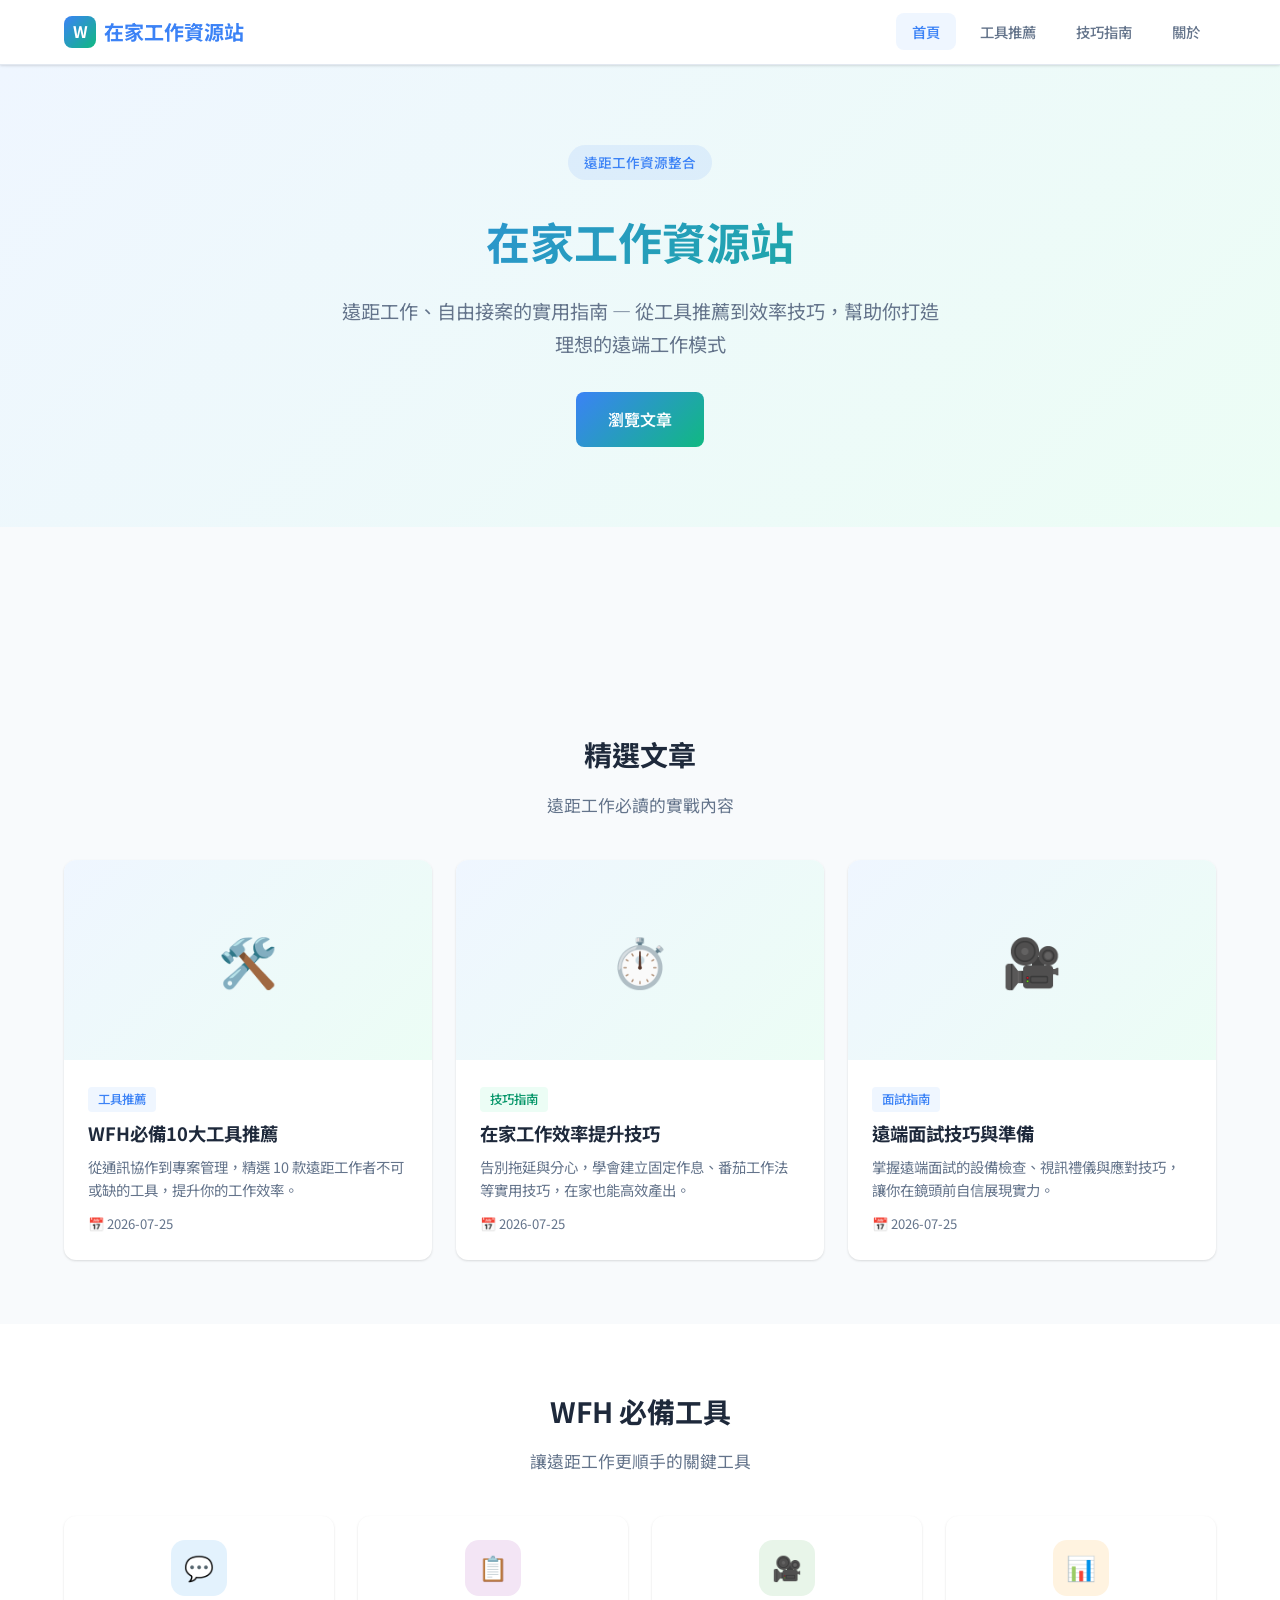
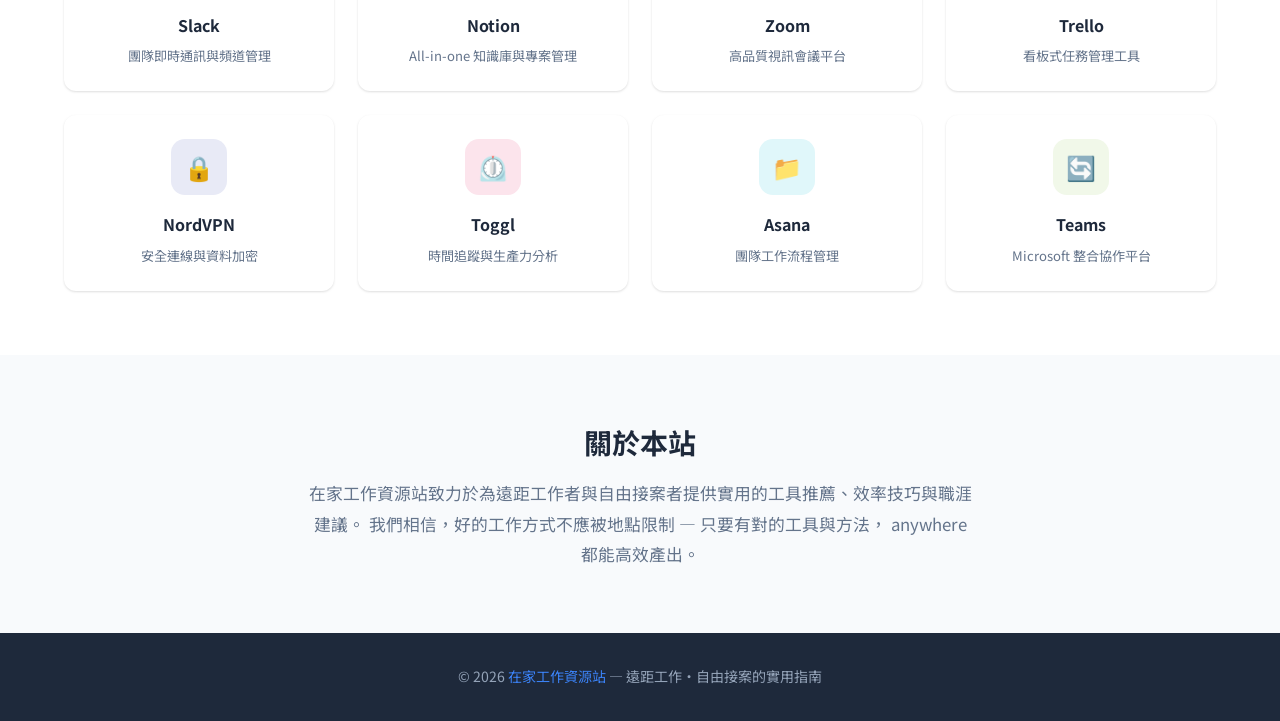
<file: index.html>
<!DOCTYPE html>
<html lang="zh-Hant">
<head>
  <meta charset="UTF-8">
  <meta name="viewport" content="width=device-width, initial-scale=1.0">
  <meta name="google-adsense-account" content="ca-pub-4900630860092971">
  <title>在家工作資源站 - 遠距工作、自由接案的實用指南</title>
  <meta name="description" content="提供在家工作（WFH）必備工具、效率技巧、遠端面試指南等實用資源，幫助你適應遠距工作模式。">
  <link rel="canonical" href="https://wfh.cubedhub.com/">
  <link rel="stylesheet" href="css/style.css">
    <script async src="https://pagead2.googlesyndication.com/pagead/js/adsbygoogle.js?client=ca-pub-4900630860092971" crossorigin="anonymous"></script>
</head>
<body>

  <!-- Navbar -->
  <nav class="navbar">
    <div class="container">
      <a href="index.html" class="logo">
        <span class="logo-icon">W</span>
        在家工作資源站
      </a>
      <button class="nav-toggle" aria-label="選單">☰</button>
      <ul class="nav-links">
        <li><a href="index.html">首頁</a></li>
        <li><a href="articles/wfh-tools.html">工具推薦</a></li>
        <li><a href="articles/productivity.html">技巧指南</a></li>
        <li><a href="#about">關於</a></li>
      </ul>
    </div>
  </nav>

  <!-- Hero -->
  <section class="hero">
    <div class="container">
      <span class="hero-badge">遠距工作資源整合</span>
      <h1>在家工作資源站</h1>
      <p>遠距工作、自由接案的實用指南 — 從工具推薦到效率技巧，幫助你打造理想的遠端工作模式</p>
      <a href="#articles" class="btn-primary" style="display:inline-block;background:linear-gradient(135deg,var(--blue),var(--green));color:#fff;padding:14px 32px;border-radius:8px;font-weight:600;font-size:1rem;">瀏覽文章</a>
    </div>
  </section>
  <div class="ad-slot" style="min-height:100px;text-align:center;margin:20px 0;">
    <ins class="adsbygoogle" style="display:block;min-height:100px;" data-ad-client="ca-pub-4900630860092971" data-ad-slot="6428216085" data-ad-format="auto" data-full-width-responsive="true"></ins>
    <script>(adsbygoogle = window.adsbygoogle || []).push({});</script>
  </div>


  <!-- Featured Articles -->
  <section class="section" id="articles">
    <div class="container">
      <h2 class="section-title">精選文章</h2>
      <p class="section-subtitle">遠距工作必讀的實戰內容</p>
      <div class="card-grid">
        <article class="card">
          <div class="card-img">🛠️</div>
          <div class="card-body">
            <span class="card-tag">工具推薦</span>
            <h3 class="card-title"><a href="articles/wfh-tools.html">WFH必備10大工具推薦</a></h3>
            <p class="card-text">從通訊協作到專案管理，精選 10 款遠距工作者不可或缺的工具，提升你的工作效率。</p>
            <div class="card-meta">📅 2026-07-25</div>
          </div>
        </article>
        <article class="card">
          <div class="card-img">⏱️</div>
          <div class="card-body">
            <span class="card-tag green">技巧指南</span>
            <h3 class="card-title"><a href="articles/productivity.html">在家工作效率提升技巧</a></h3>
            <p class="card-text">告別拖延與分心，學會建立固定作息、番茄工作法等實用技巧，在家也能高效產出。</p>
            <div class="card-meta">📅 2026-07-25</div>
          </div>
        </article>
        <article class="card">
          <div class="card-img">🎥</div>
          <div class="card-body">
            <span class="card-tag">面試指南</span>
            <h3 class="card-title"><a href="articles/interview-tips.html">遠端面試技巧與準備</a></h3>
            <p class="card-text">掌握遠端面試的設備檢查、視訊禮儀與應對技巧，讓你在鏡頭前自信展現實力。</p>
            <div class="card-meta">📅 2026-07-25</div>
          </div>
        </article>
      </div>
    </div>
  </section>

  <!-- Tools Section -->
  <section class="section" style="background:var(--white);">
    <div class="container">
      <h2 class="section-title">WFH 必備工具</h2>
      <p class="section-subtitle">讓遠距工作更順手的關鍵工具</p>
      <div class="tools-grid">
        <div class="tool-card">
          <div class="tool-icon" style="background:#e3f2fd;color:#1976d2;">💬</div>
          <h4>Slack</h4>
          <p>團隊即時通訊與頻道管理</p>
        </div>
        <div class="tool-card">
          <div class="tool-icon" style="background:#f3e5f5;color:#7b1fa2;">📋</div>
          <h4>Notion</h4>
          <p>All-in-one 知識庫與專案管理</p>
        </div>
        <div class="tool-card">
          <div class="tool-icon" style="background:#e8f5e9;color:#388e3c;">🎥</div>
          <h4>Zoom</h4>
          <p>高品質視訊會議平台</p>
        </div>
        <div class="tool-card">
          <div class="tool-icon" style="background:#fff3e0;color:#f57c00;">📊</div>
          <h4>Trello</h4>
          <p>看板式任務管理工具</p>
        </div>
        <div class="tool-card">
          <div class="tool-icon" style="background:#e8eaf6;color:#283593;">🔒</div>
          <h4>NordVPN</h4>
          <p>安全連線與資料加密</p>
        </div>
        <div class="tool-card">
          <div class="tool-icon" style="background:#fce4ec;color:#c62828;">⏲️</div>
          <h4>Toggl</h4>
          <p>時間追蹤與生產力分析</p>
        </div>
        <div class="tool-card">
          <div class="tool-icon" style="background:#e0f7fa;color:#00838f;">📁</div>
          <h4>Asana</h4>
          <p>團隊工作流程管理</p>
        </div>
        <div class="tool-card">
          <div class="tool-icon" style="background:#f1f8e9;color:#558b2f;">🔄</div>
          <h4>Teams</h4>
          <p>Microsoft 整合協作平台</p>
        </div>
      </div>
    </div>
  </section>

  <!-- About -->
  <section class="section" id="about">
    <div class="container" style="max-width:720px;text-align:center;">
      <h2 class="section-title">關於本站</h2>
      <p style="color:var(--text-light);font-size:1.05rem;line-height:1.8;">
        在家工作資源站致力於為遠距工作者與自由接案者提供實用的工具推薦、效率技巧與職涯建議。
        我們相信，好的工作方式不應被地點限制 — 只要有對的工具與方法， anywhere 都能高效產出。
      </p>
    </div>
  </section>

  <!-- Footer -->
  <footer class="footer">
    <div class="container">
      <p>&copy; 2026 <a href="https://wfh.cubedhub.com/">在家工作資源站</a> — 遠距工作・自由接案的實用指南</p>
    </div>
  </footer>

  <!-- Back to Top -->
  <button class="back-to-top" aria-label="回到頂端">↑</button>

  <script src="js/main.js"></script>
</body>
</html>
</file>
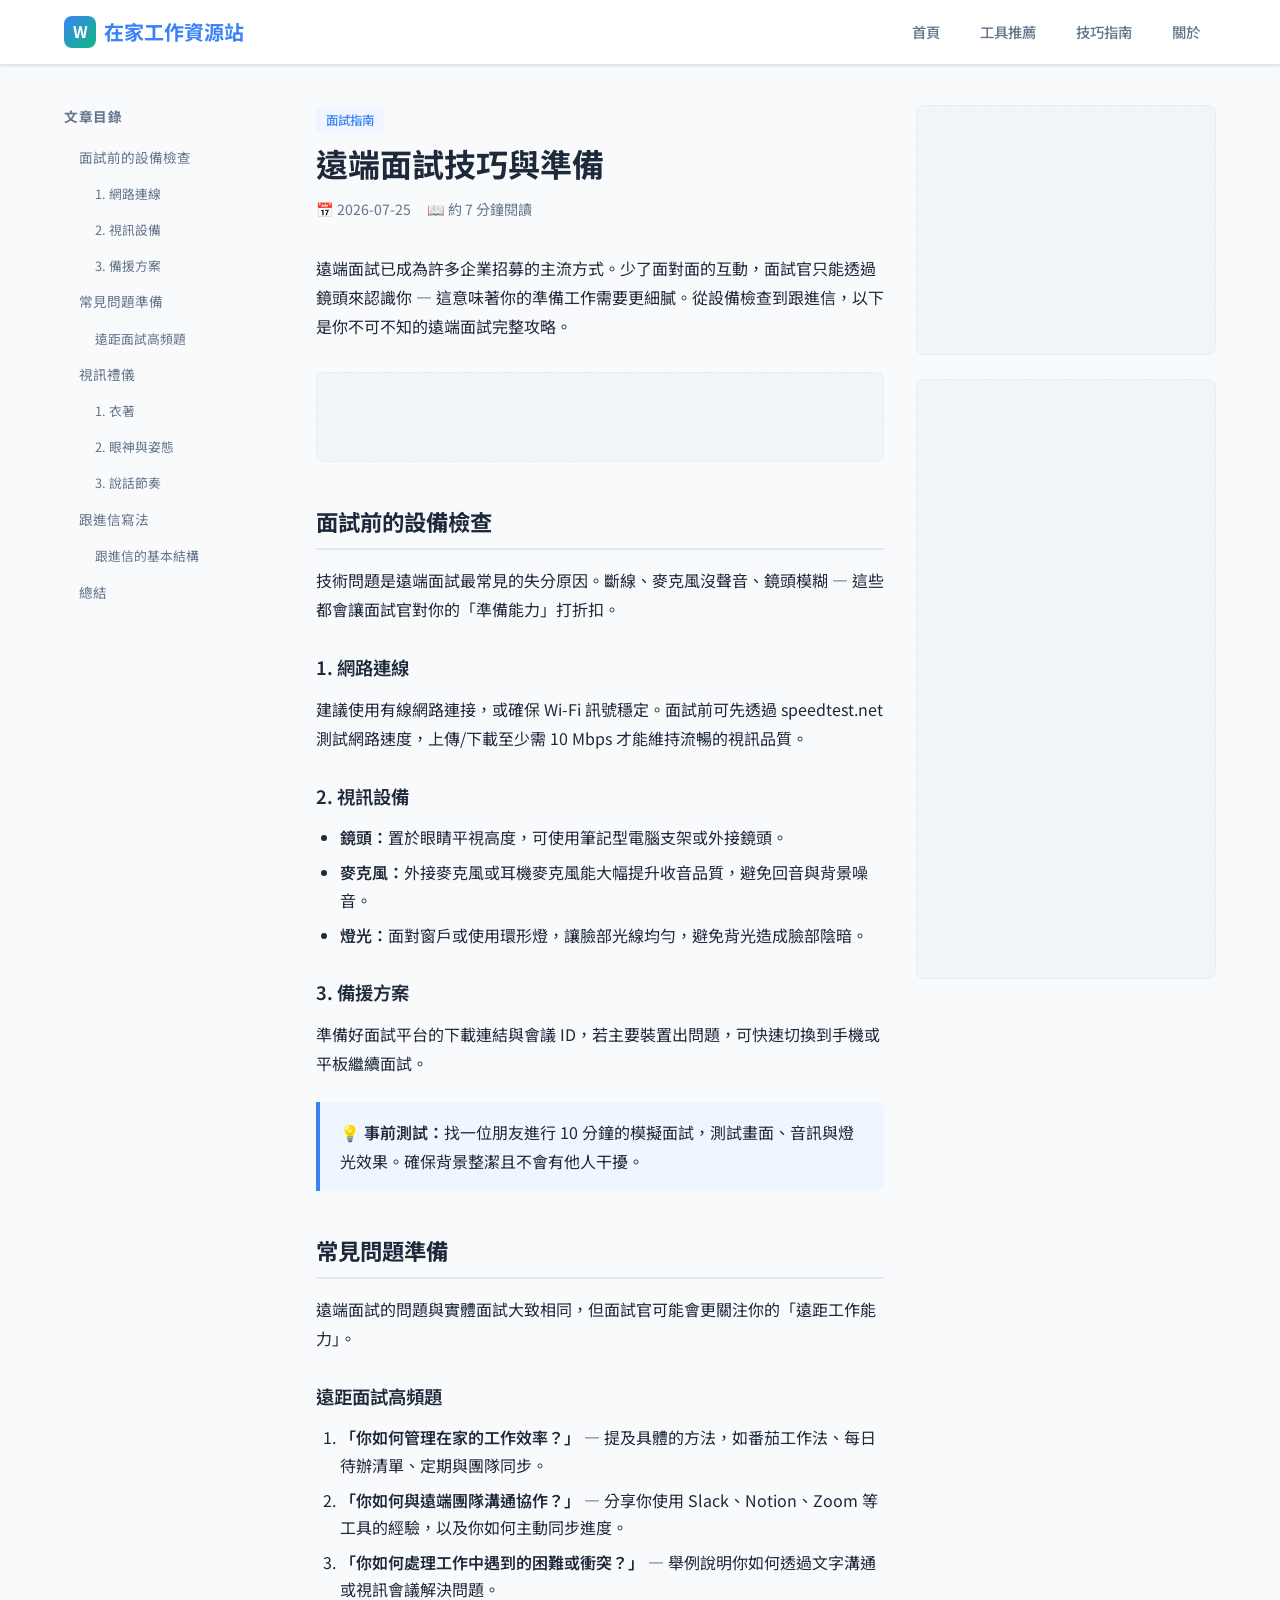
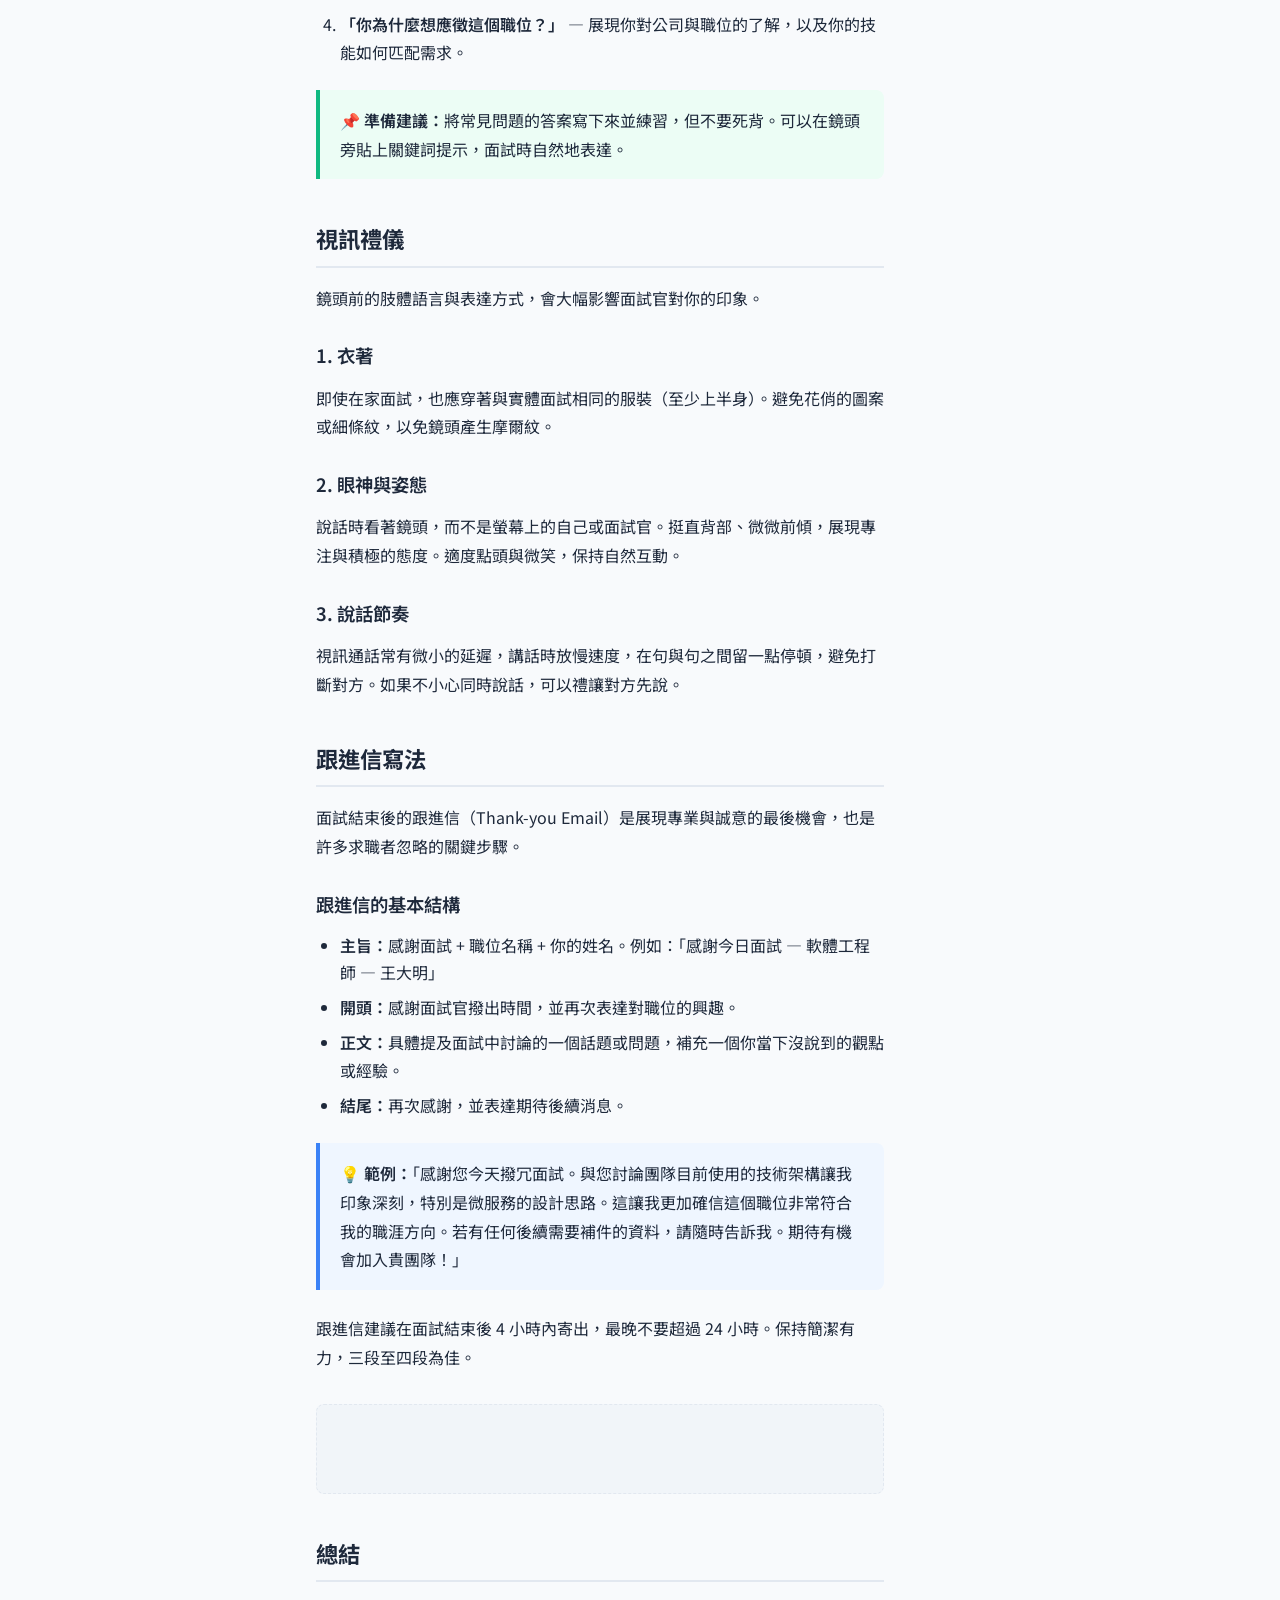
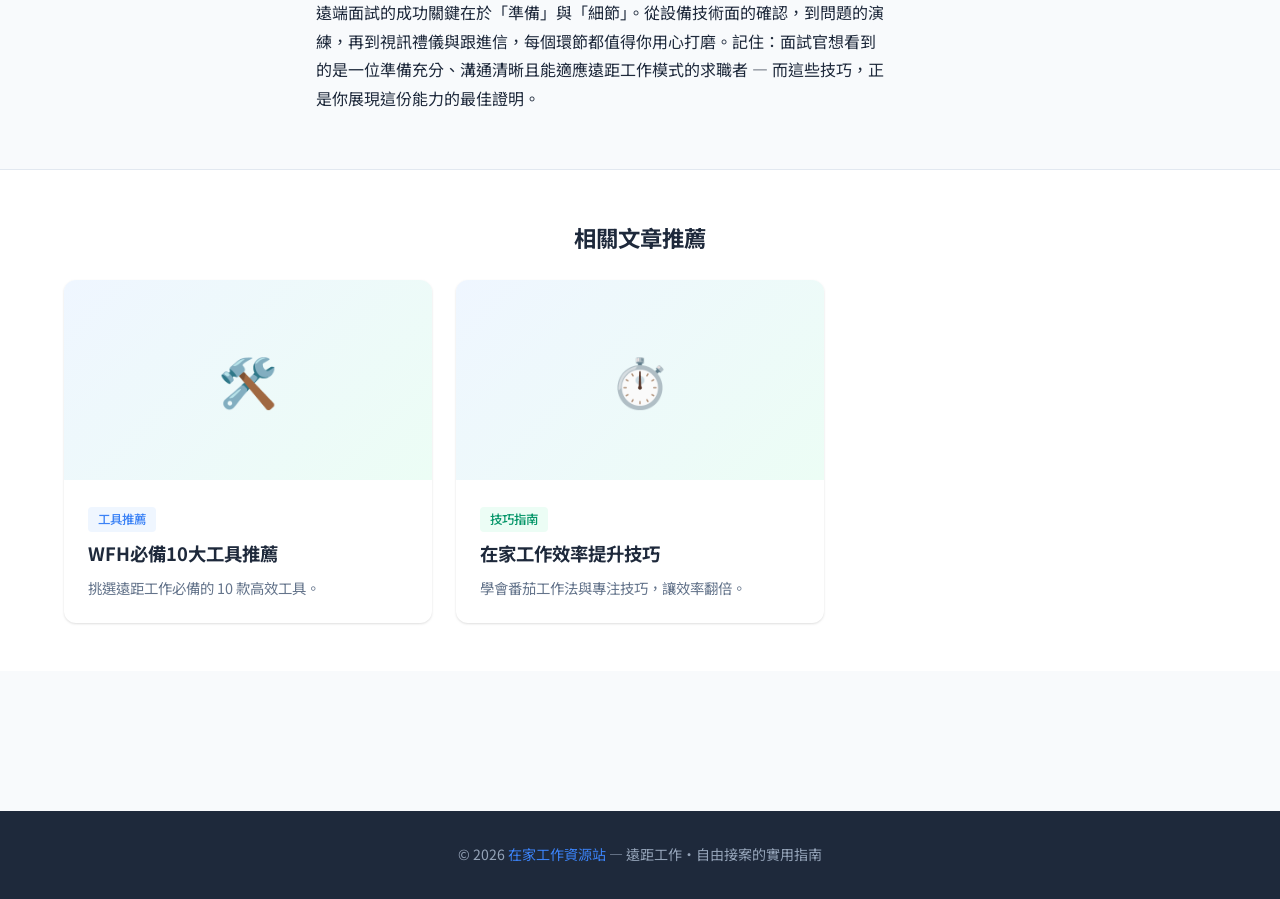
<file: articles/interview-tips.html>
<!DOCTYPE html>
<html lang="zh-Hant">
<head>
  <meta charset="UTF-8">
  <meta name="viewport" content="width=device-width, initial-scale=1.0">
  <meta name="google-adsense-account" content="ca-pub-4900630860092971">
  <title>遠端面試技巧與準備 - 在家工作資源站</title>
  <meta name="description" content="遠端面試完整攻略：從設備檢查、常見問題準備、視訊禮儀到跟進信寫法，幫助你在鏡頭前自信展現最佳狀態。">
  <link rel="canonical" href="https://wfh.cubedhub.com/articles/interview-tips.html">
  <link rel="stylesheet" href="../css/style.css">
    <script async src="https://pagead2.googlesyndication.com/pagead/js/adsbygoogle.js?client=ca-pub-4900630860092971" crossorigin="anonymous"></script>
</head>
<body>

  <!-- Navbar -->
  <nav class="navbar">
    <div class="container">
      <a href="../index.html" class="logo">
        <span class="logo-icon">W</span>
        在家工作資源站
      </a>
      <button class="nav-toggle" aria-label="選單">☰</button>
      <ul class="nav-links">
        <li><a href="../index.html">首頁</a></li>
        <li><a href="wfh-tools.html">工具推薦</a></li>
        <li><a href="productivity.html">技巧指南</a></li>
        <li><a href="../index.html#about">關於</a></li>
      </ul>
    </div>
  </nav>

  <div class="container">
    <div class="article-layout">

      <!-- TOC Sidebar -->
      <aside class="toc-sidebar">
        <h4>文章目錄</h4>
        <nav></nav>
      </aside>

      <!-- Main Content -->
      <main class="article-content">
        <header class="article-header">
          <span class="card-tag">面試指南</span>
          <h1>遠端面試技巧與準備</h1>
          <div class="article-meta">
            <span>📅 2026-07-25</span>
            <span>📖 約 7 分鐘閱讀</span>
          </div>
        </header>

        <div class="article-body">

          <p>遠端面試已成為許多企業招募的主流方式。少了面對面的互動，面試官只能透過鏡頭來認識你 — 這意味著你的準備工作需要更細膩。從設備檢查到跟進信，以下是你不可不知的遠端面試完整攻略。</p>

          <!-- Ad -->
          <div class="ad-placeholder" style="min-height:90px;background:#f1f5f9;border:1px dashed #e2e8f0;border-radius:8px;"></div>

          <h2>面試前的設備檢查</h2>
          <p>技術問題是遠端面試最常見的失分原因。斷線、麥克風沒聲音、鏡頭模糊 — 這些都會讓面試官對你的「準備能力」打折扣。</p>

          <h3>1. 網路連線</h3>
          <p>建議使用有線網路連接，或確保 Wi-Fi 訊號穩定。面試前可先透過 speedtest.net 測試網路速度，上傳/下載至少需 10 Mbps 才能維持流暢的視訊品質。</p>

          <h3>2. 視訊設備</h3>
          <ul>
            <li><strong>鏡頭：</strong>置於眼睛平視高度，可使用筆記型電腦支架或外接鏡頭。</li>
            <li><strong>麥克風：</strong>外接麥克風或耳機麥克風能大幅提升收音品質，避免回音與背景噪音。</li>
            <li><strong>燈光：</strong>面對窗戶或使用環形燈，讓臉部光線均勻，避免背光造成臉部陰暗。</li>
          </ul>

          <h3>3. 備援方案</h3>
          <p>準備好面試平台的下載連結與會議 ID，若主要裝置出問題，可快速切換到手機或平板繼續面試。</p>

          <div class="tip-box">
            <p><strong>💡 事前測試：</strong>找一位朋友進行 10 分鐘的模擬面試，測試畫面、音訊與燈光效果。確保背景整潔且不會有他人干擾。</p>
          </div>

          <h2>常見問題準備</h2>
          <p>遠端面試的問題與實體面試大致相同，但面試官可能會更關注你的「遠距工作能力」。</p>

          <h3>遠距面試高頻題</h3>
          <ol>
            <li><strong>「你如何管理在家的工作效率？」</strong> — 提及具體的方法，如番茄工作法、每日待辦清單、定期與團隊同步。</li>
            <li><strong>「你如何與遠端團隊溝通協作？」</strong> — 分享你使用 Slack、Notion、Zoom 等工具的經驗，以及你如何主動同步進度。</li>
            <li><strong>「你如何處理工作中遇到的困難或衝突？」</strong> — 舉例說明你如何透過文字溝通或視訊會議解決問題。</li>
            <li><strong>「你為什麼想應徵這個職位？」</strong> — 展現你對公司與職位的了解，以及你的技能如何匹配需求。</li>
          </ol>

          <div class="tip-box green">
            <p><strong>📌 準備建議：</strong>將常見問題的答案寫下來並練習，但不要死背。可以在鏡頭旁貼上關鍵詞提示，面試時自然地表達。</p>
          </div>

          <h2>視訊禮儀</h2>
          <p>鏡頭前的肢體語言與表達方式，會大幅影響面試官對你的印象。</p>

          <h3>1. 衣著</h3>
          <p>即使在家面試，也應穿著與實體面試相同的服裝（至少上半身）。避免花俏的圖案或細條紋，以免鏡頭產生摩爾紋。</p>

          <h3>2. 眼神與姿態</h3>
          <p>說話時看著鏡頭，而不是螢幕上的自己或面試官。挺直背部、微微前傾，展現專注與積極的態度。適度點頭與微笑，保持自然互動。</p>

          <h3>3. 說話節奏</h3>
          <p>視訊通話常有微小的延遲，講話時放慢速度，在句與句之間留一點停頓，避免打斷對方。如果不小心同時說話，可以禮讓對方先說。</p>

          <h2>跟進信寫法</h2>
          <p>面試結束後的跟進信（Thank-you Email）是展現專業與誠意的最後機會，也是許多求職者忽略的關鍵步驟。</p>

          <h3>跟進信的基本結構</h3>
          <ul>
            <li><strong>主旨：</strong>感謝面試 + 職位名稱 + 你的姓名。例如：「感謝今日面試 — 軟體工程師 — 王大明」</li>
            <li><strong>開頭：</strong>感謝面試官撥出時間，並再次表達對職位的興趣。</li>
            <li><strong>正文：</strong>具體提及面試中討論的一個話題或問題，補充一個你當下沒說到的觀點或經驗。</li>
            <li><strong>結尾：</strong>再次感謝，並表達期待後續消息。</li>
          </ul>

          <div class="tip-box">
            <p><strong>💡 範例：</strong>「感謝您今天撥冗面試。與您討論團隊目前使用的技術架構讓我印象深刻，特別是微服務的設計思路。這讓我更加確信這個職位非常符合我的職涯方向。若有任何後續需要補件的資料，請隨時告訴我。期待有機會加入貴團隊！」</p>
          </div>

          <p>跟進信建議在面試結束後 4 小時內寄出，最晚不要超過 24 小時。保持簡潔有力，三段至四段為佳。</p>

          <!-- Ad -->
          <div class="ad-placeholder" style="min-height:90px;background:#f1f5f9;border:1px dashed #e2e8f0;border-radius:8px;"></div>

          <h2>總結</h2>
          <p>遠端面試的成功關鍵在於「準備」與「細節」。從設備技術面的確認，到問題的演練，再到視訊禮儀與跟進信，每個環節都值得你用心打磨。記住：面試官想看到的是一位準備充分、溝通清晰且能適應遠距工作模式的求職者 — 而這些技巧，正是你展現這份能力的最佳證明。</p>

        </div>
      </main>

      <!-- Right Sidebar -->
      <aside class="article-sidebar">
        <div class="ad-placeholder" style="min-height:250px;background:#f1f5f9;border:1px dashed #e2e8f0;border-radius:8px;"></div>
        <div class="ad-placeholder" style="min-height:600px;background:#f1f5f9;border:1px dashed #e2e8f0;border-radius:8px;"></div>
      </aside>

    </div>
  </div>

  <!-- Related Articles -->
  <section class="related-section">
    <div class="container">
      <h2>相關文章推薦</h2>
      <div class="related-grid">
        <article class="card">
          <div class="card-img">🛠️</div>
          <div class="card-body">
            <span class="card-tag">工具推薦</span>
            <h3 class="card-title"><a href="wfh-tools.html">WFH必備10大工具推薦</a></h3>
            <p class="card-text">挑選遠距工作必備的 10 款高效工具。</p>
          </div>
        </article>
        <article class="card">
          <div class="card-img">⏱️</div>
          <div class="card-body">
            <span class="card-tag green">技巧指南</span>
            <h3 class="card-title"><a href="productivity.html">在家工作效率提升技巧</a></h3>
            <p class="card-text">學會番茄工作法與專注技巧，讓效率翻倍。</p>
          </div>
        </article>
      </div>
    </div>
  </section>
  <div class="ad-slot" style="min-height:100px;text-align:center;margin:20px 0;">
    <ins class="adsbygoogle" style="display:block;min-height:100px;" data-ad-client="ca-pub-4900630860092971" data-ad-slot="6428216085" data-ad-format="auto" data-full-width-responsive="true"></ins>
    <script>(adsbygoogle = window.adsbygoogle || []).push({});</script>
  </div>


  <!-- Footer -->
  <footer class="footer">
    <div class="container">
      <p>&copy; 2026 <a href="https://wfh.cubedhub.com/">在家工作資源站</a> — 遠距工作・自由接案的實用指南</p>
    </div>
  </footer>

  <button class="back-to-top" aria-label="回到頂端">↑</button>

  <script src="../js/main.js"></script>
</body>
</html>
</file>
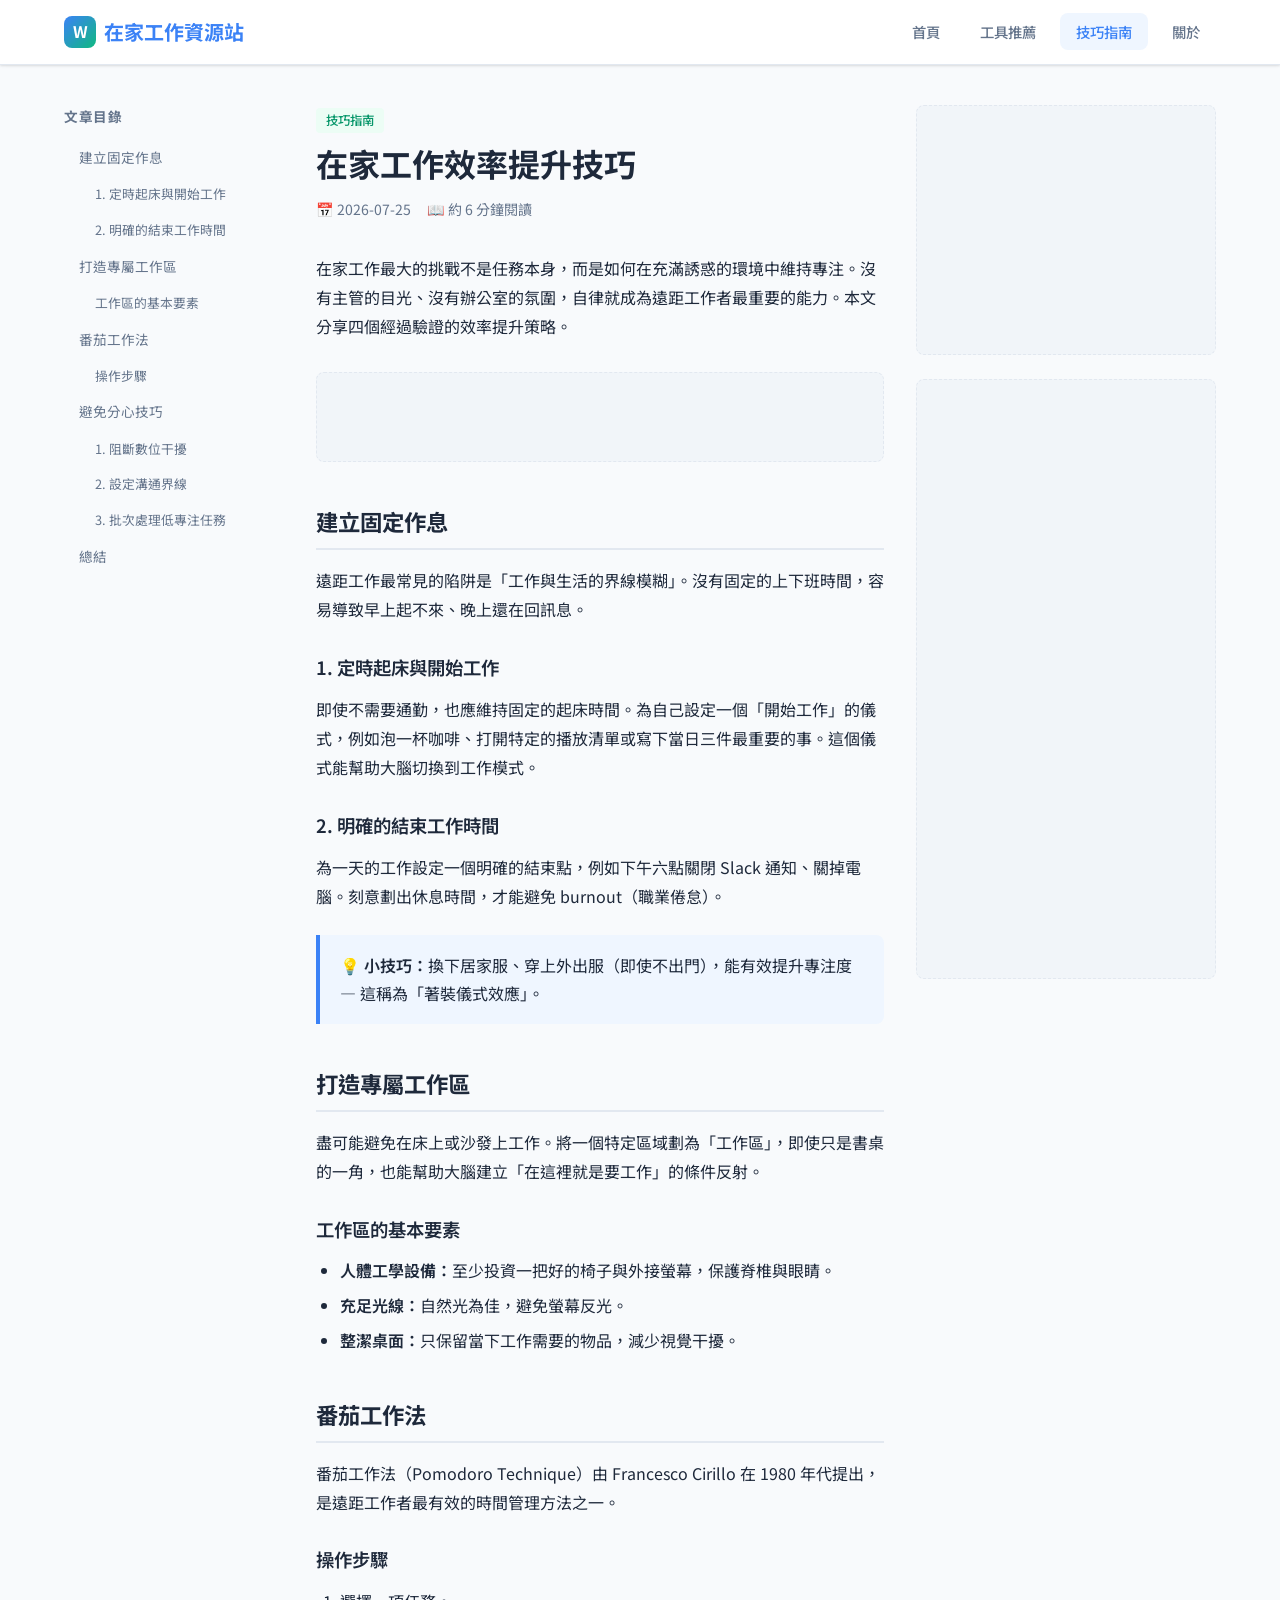
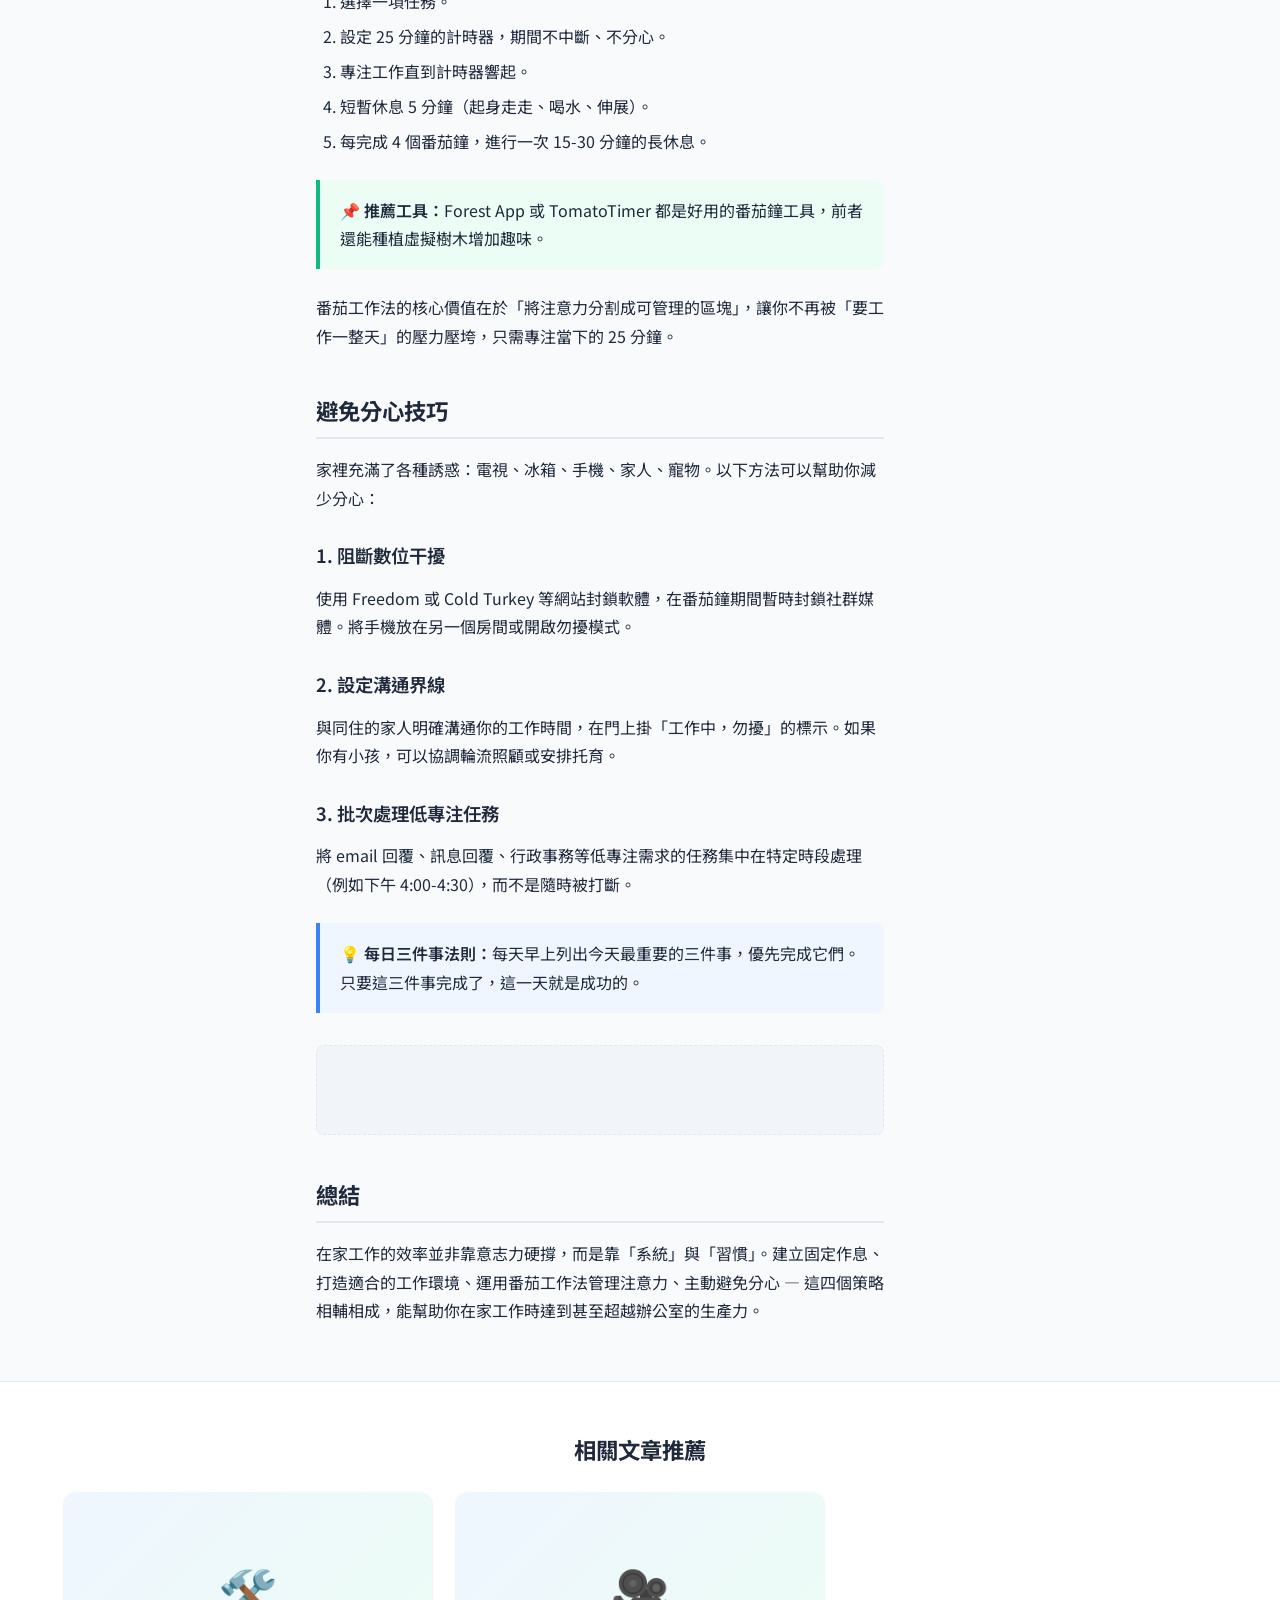
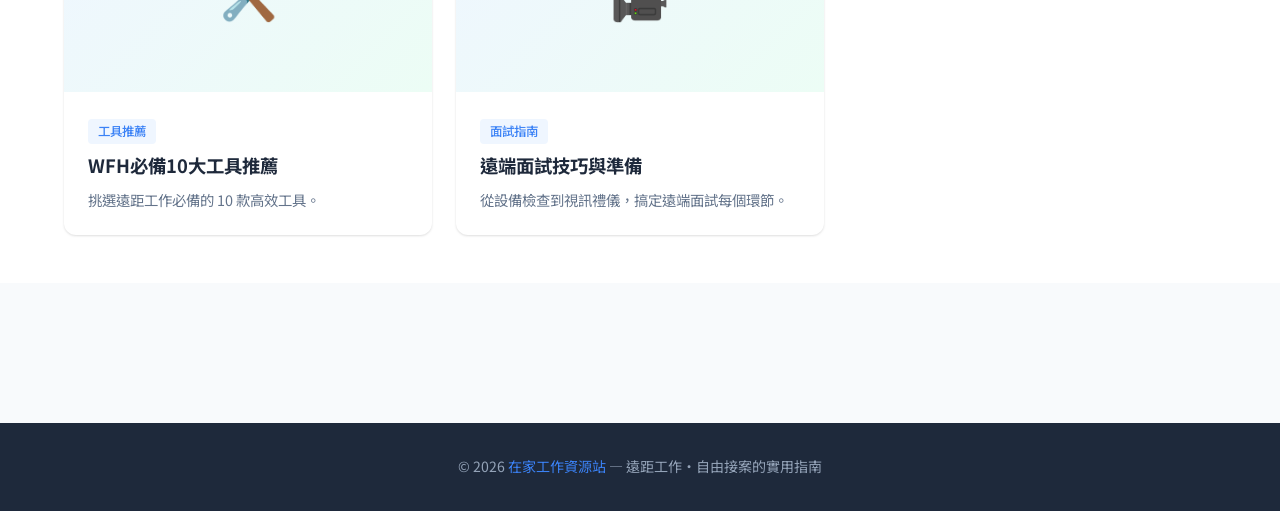
<file: articles/productivity.html>
<!DOCTYPE html>
<html lang="zh-Hant">
<head>
  <meta charset="UTF-8">
  <meta name="viewport" content="width=device-width, initial-scale=1.0">
  <meta name="google-adsense-account" content="ca-pub-4900630860092971">
  <title>在家工作效率提升技巧 - 在家工作資源站</title>
  <meta name="description" content="學會建立固定作息、打造專屬工作區、番茄工作法等實用技巧，告別拖延與分心，在家工作也能保持高效產出。">
  <link rel="canonical" href="https://wfh.cubedhub.com/articles/productivity.html">
  <link rel="stylesheet" href="../css/style.css">
    <script async src="https://pagead2.googlesyndication.com/pagead/js/adsbygoogle.js?client=ca-pub-4900630860092971" crossorigin="anonymous"></script>
</head>
<body>

  <!-- Navbar -->
  <nav class="navbar">
    <div class="container">
      <a href="../index.html" class="logo">
        <span class="logo-icon">W</span>
        在家工作資源站
      </a>
      <button class="nav-toggle" aria-label="選單">☰</button>
      <ul class="nav-links">
        <li><a href="../index.html">首頁</a></li>
        <li><a href="wfh-tools.html">工具推薦</a></li>
        <li><a href="productivity.html">技巧指南</a></li>
        <li><a href="../index.html#about">關於</a></li>
      </ul>
    </div>
  </nav>

  <div class="container">
    <div class="article-layout">

      <!-- TOC Sidebar -->
      <aside class="toc-sidebar">
        <h4>文章目錄</h4>
        <nav></nav>
      </aside>

      <!-- Main Content -->
      <main class="article-content">
        <header class="article-header">
          <span class="card-tag green">技巧指南</span>
          <h1>在家工作效率提升技巧</h1>
          <div class="article-meta">
            <span>📅 2026-07-25</span>
            <span>📖 約 6 分鐘閱讀</span>
          </div>
        </header>

        <div class="article-body">

          <p>在家工作最大的挑戰不是任務本身，而是如何在充滿誘惑的環境中維持專注。沒有主管的目光、沒有辦公室的氛圍，自律就成為遠距工作者最重要的能力。本文分享四個經過驗證的效率提升策略。</p>

          <!-- Ad -->
          <div class="ad-placeholder" style="min-height:90px;background:#f1f5f9;border:1px dashed #e2e8f0;border-radius:8px;"></div>

          <h2>建立固定作息</h2>
          <p>遠距工作最常見的陷阱是「工作與生活的界線模糊」。沒有固定的上下班時間，容易導致早上起不來、晚上還在回訊息。</p>

          <h3>1. 定時起床與開始工作</h3>
          <p>即使不需要通勤，也應維持固定的起床時間。為自己設定一個「開始工作」的儀式，例如泡一杯咖啡、打開特定的播放清單或寫下當日三件最重要的事。這個儀式能幫助大腦切換到工作模式。</p>

          <h3>2. 明確的結束工作時間</h3>
          <p>為一天的工作設定一個明確的結束點，例如下午六點關閉 Slack 通知、關掉電腦。刻意劃出休息時間，才能避免 burnout（職業倦怠）。</p>

          <div class="tip-box">
            <p><strong>💡 小技巧：</strong>換下居家服、穿上外出服（即使不出門），能有效提升專注度 — 這稱為「著裝儀式效應」。</p>
          </div>

          <h2>打造專屬工作區</h2>
          <p>盡可能避免在床上或沙發上工作。將一個特定區域劃為「工作區」，即使只是書桌的一角，也能幫助大腦建立「在這裡就是要工作」的條件反射。</p>

          <h3>工作區的基本要素</h3>
          <ul>
            <li><strong>人體工學設備：</strong>至少投資一把好的椅子與外接螢幕，保護脊椎與眼睛。</li>
            <li><strong>充足光線：</strong>自然光為佳，避免螢幕反光。</li>
            <li><strong>整潔桌面：</strong>只保留當下工作需要的物品，減少視覺干擾。</li>
          </ul>

          <h2>番茄工作法</h2>
          <p>番茄工作法（Pomodoro Technique）由 Francesco Cirillo 在 1980 年代提出，是遠距工作者最有效的時間管理方法之一。</p>

          <h3>操作步驟</h3>
          <ol>
            <li>選擇一項任務。</li>
            <li>設定 25 分鐘的計時器，期間不中斷、不分心。</li>
            <li>專注工作直到計時器響起。</li>
            <li>短暫休息 5 分鐘（起身走走、喝水、伸展）。</li>
            <li>每完成 4 個番茄鐘，進行一次 15-30 分鐘的長休息。</li>
          </ol>

          <div class="tip-box green">
            <p><strong>📌 推薦工具：</strong>Forest App 或 TomatoTimer 都是好用的番茄鐘工具，前者還能種植虛擬樹木增加趣味。</p>
          </div>

          <p>番茄工作法的核心價值在於「將注意力分割成可管理的區塊」，讓你不再被「要工作一整天」的壓力壓垮，只需專注當下的 25 分鐘。</p>

          <h2>避免分心技巧</h2>
          <p>家裡充滿了各種誘惑：電視、冰箱、手機、家人、寵物。以下方法可以幫助你減少分心：</p>

          <h3>1. 阻斷數位干擾</h3>
          <p>使用 Freedom 或 Cold Turkey 等網站封鎖軟體，在番茄鐘期間暫時封鎖社群媒體。將手機放在另一個房間或開啟勿擾模式。</p>

          <h3>2. 設定溝通界線</h3>
          <p>與同住的家人明確溝通你的工作時間，在門上掛「工作中，勿擾」的標示。如果你有小孩，可以協調輪流照顧或安排托育。</p>

          <h3>3. 批次處理低專注任務</h3>
          <p>將 email 回覆、訊息回覆、行政事務等低專注需求的任務集中在特定時段處理（例如下午 4:00-4:30），而不是隨時被打斷。</p>

          <div class="tip-box">
            <p><strong>💡 每日三件事法則：</strong>每天早上列出今天最重要的三件事，優先完成它們。只要這三件事完成了，這一天就是成功的。</p>
          </div>

          <!-- Ad -->
          <div class="ad-placeholder" style="min-height:90px;background:#f1f5f9;border:1px dashed #e2e8f0;border-radius:8px;"></div>

          <h2>總結</h2>
          <p>在家工作的效率並非靠意志力硬撐，而是靠「系統」與「習慣」。建立固定作息、打造適合的工作環境、運用番茄工作法管理注意力、主動避免分心 — 這四個策略相輔相成，能幫助你在家工作時達到甚至超越辦公室的生產力。</p>

        </div>
      </main>

      <!-- Right Sidebar -->
      <aside class="article-sidebar">
        <div class="ad-placeholder" style="min-height:250px;background:#f1f5f9;border:1px dashed #e2e8f0;border-radius:8px;"></div>
        <div class="ad-placeholder" style="min-height:600px;background:#f1f5f9;border:1px dashed #e2e8f0;border-radius:8px;"></div>
      </aside>

    </div>
  </div>

  <!-- Related Articles -->
  <section class="related-section">
    <div class="container">
      <h2>相關文章推薦</h2>
      <div class="related-grid">
        <article class="card">
          <div class="card-img">🛠️</div>
          <div class="card-body">
            <span class="card-tag">工具推薦</span>
            <h3 class="card-title"><a href="wfh-tools.html">WFH必備10大工具推薦</a></h3>
            <p class="card-text">挑選遠距工作必備的 10 款高效工具。</p>
          </div>
        </article>
        <article class="card">
          <div class="card-img">🎥</div>
          <div class="card-body">
            <span class="card-tag">面試指南</span>
            <h3 class="card-title"><a href="interview-tips.html">遠端面試技巧與準備</a></h3>
            <p class="card-text">從設備檢查到視訊禮儀，搞定遠端面試每個環節。</p>
          </div>
        </article>
      </div>
    </div>
  </section>
  <div class="ad-slot" style="min-height:100px;text-align:center;margin:20px 0;">
    <ins class="adsbygoogle" style="display:block;min-height:100px;" data-ad-client="ca-pub-4900630860092971" data-ad-slot="6428216085" data-ad-format="auto" data-full-width-responsive="true"></ins>
    <script>(adsbygoogle = window.adsbygoogle || []).push({});</script>
  </div>


  <!-- Footer -->
  <footer class="footer">
    <div class="container">
      <p>&copy; 2026 <a href="https://wfh.cubedhub.com/">在家工作資源站</a> — 遠距工作・自由接案的實用指南</p>
    </div>
  </footer>

  <button class="back-to-top" aria-label="回到頂端">↑</button>

  <script src="../js/main.js"></script>
</body>
</html>
</file>
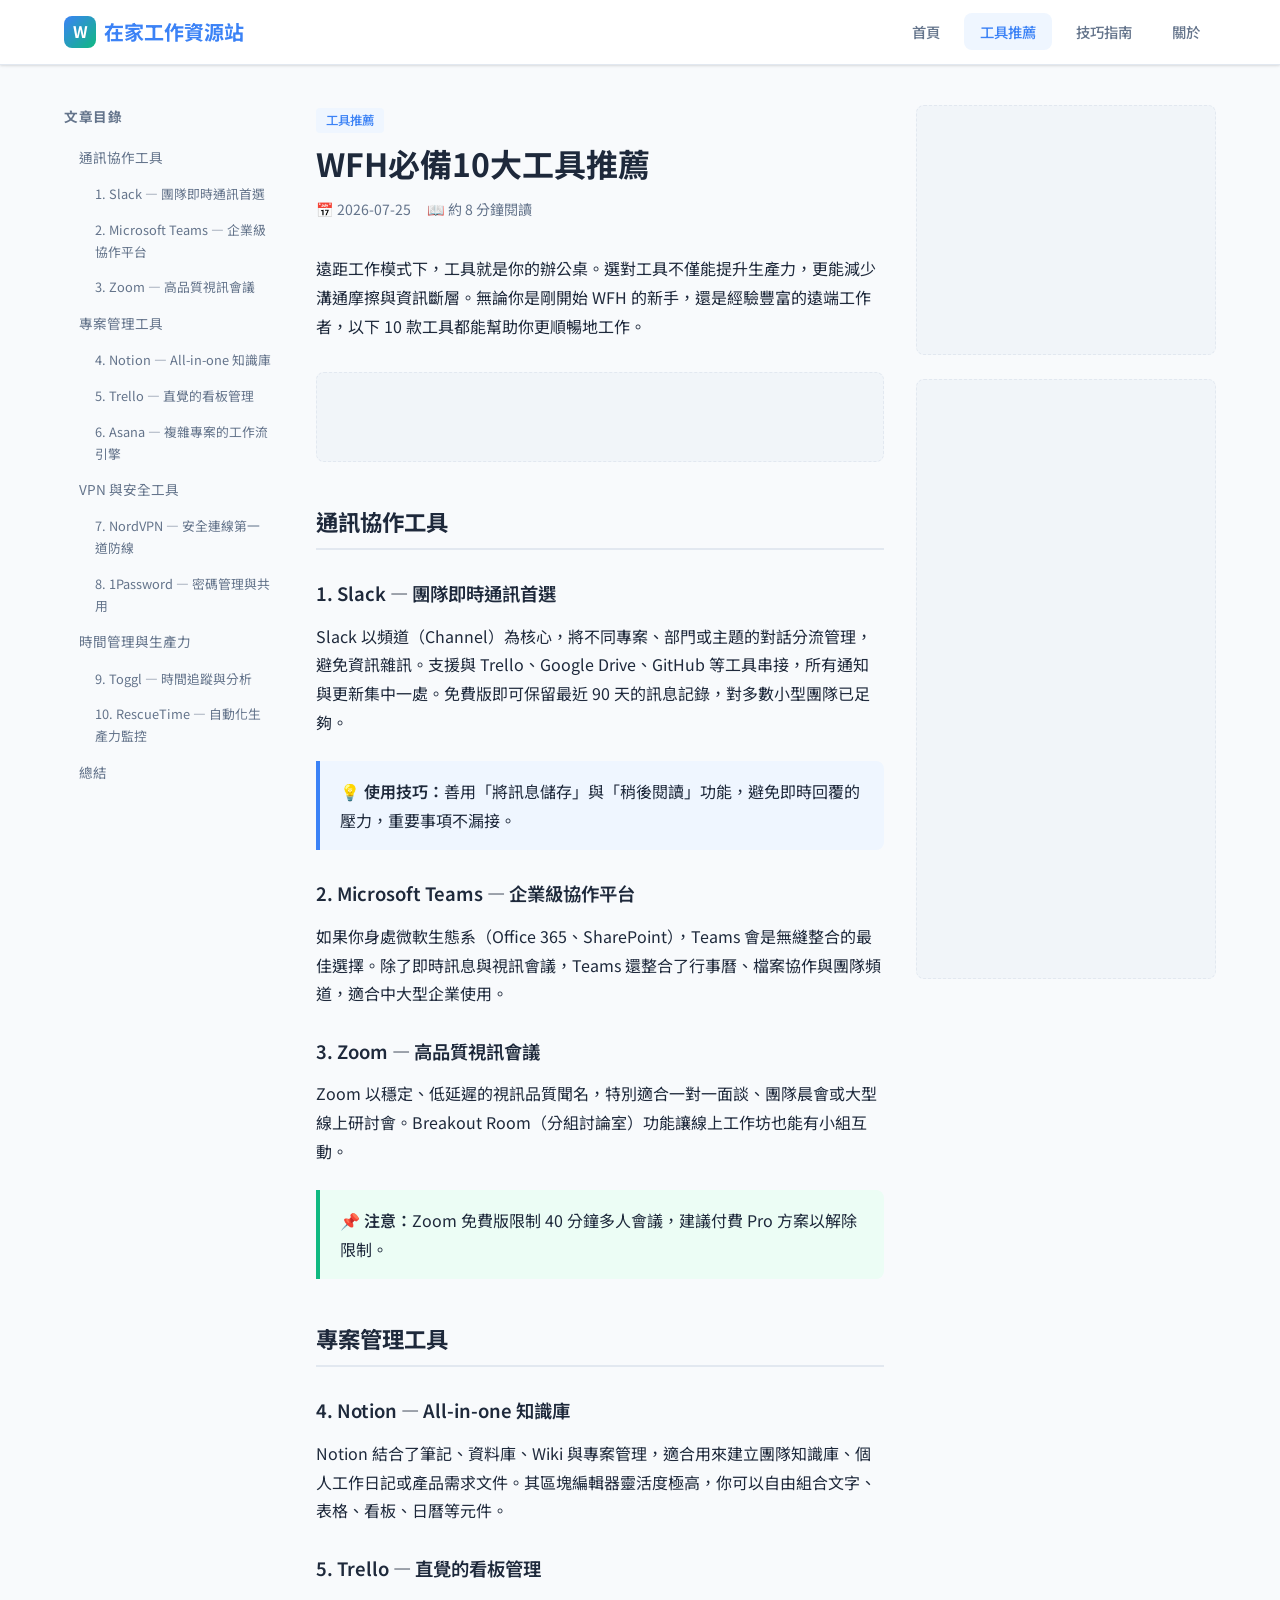
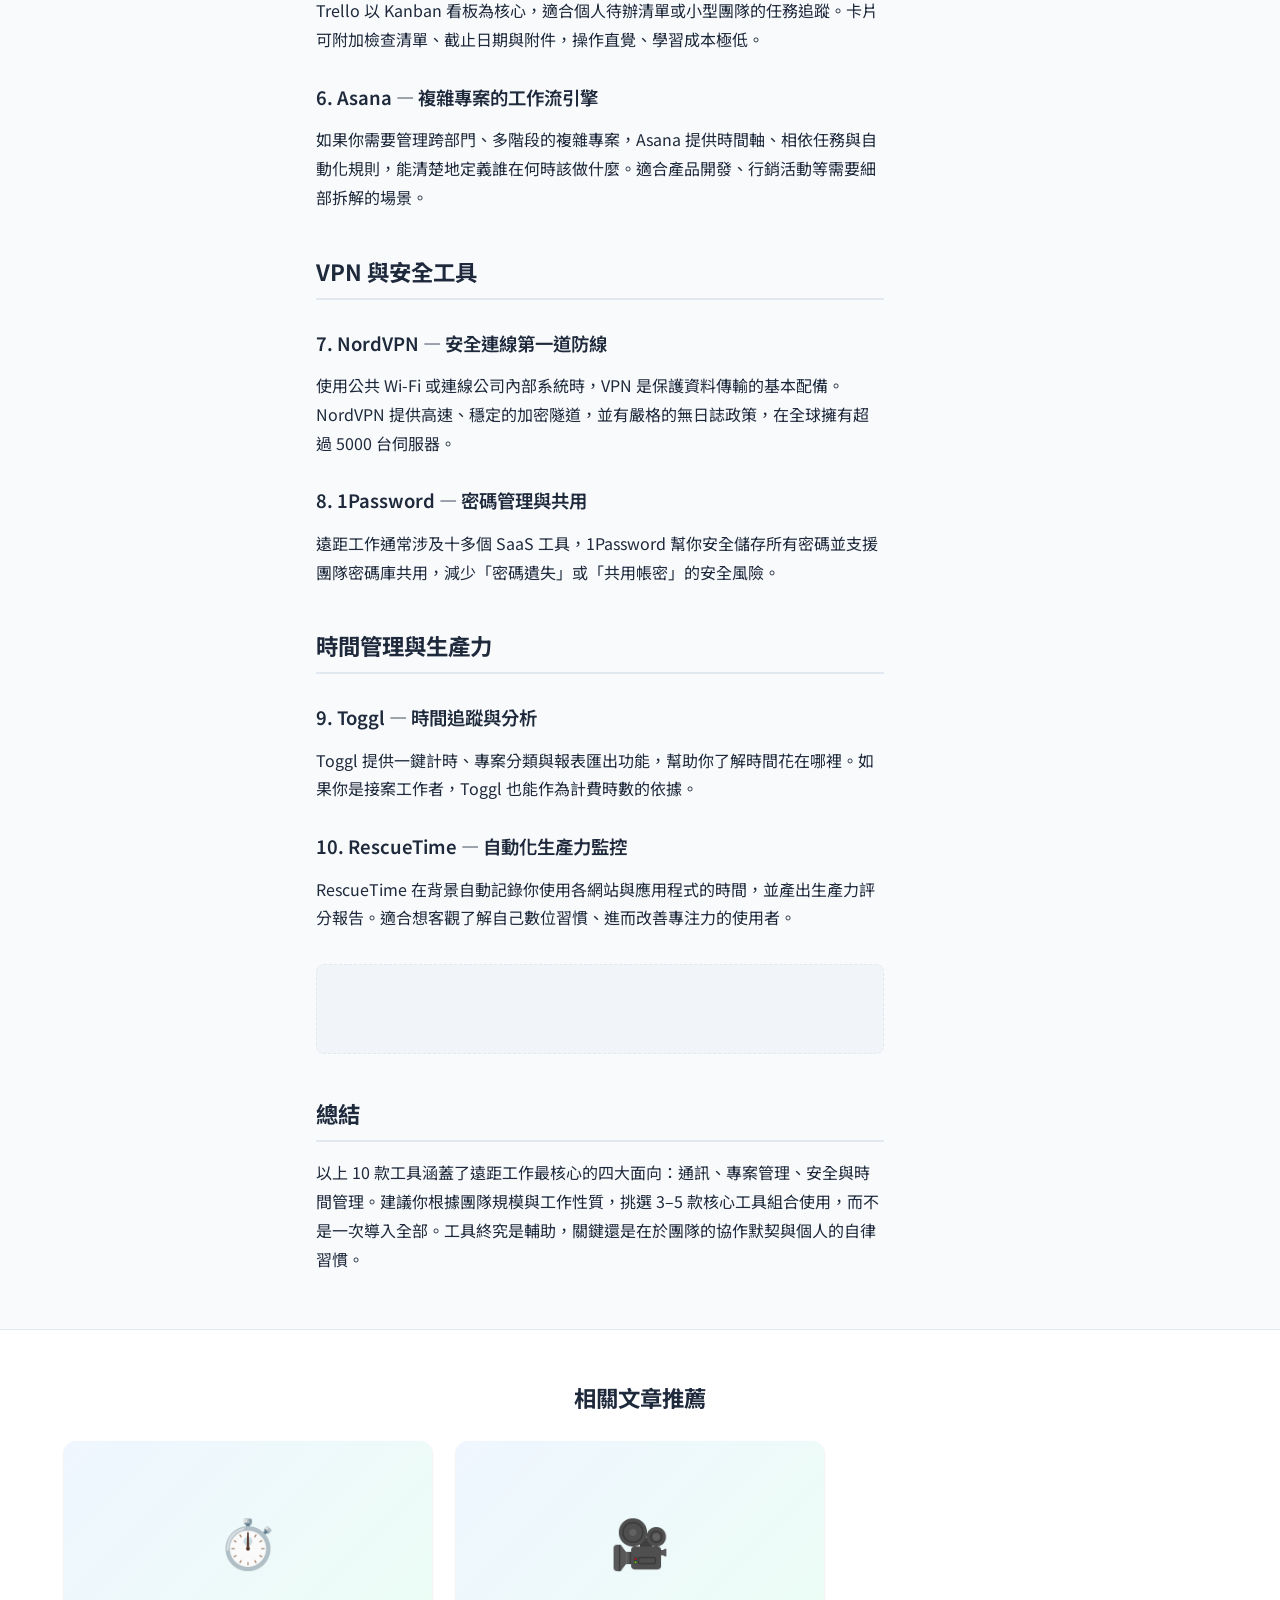
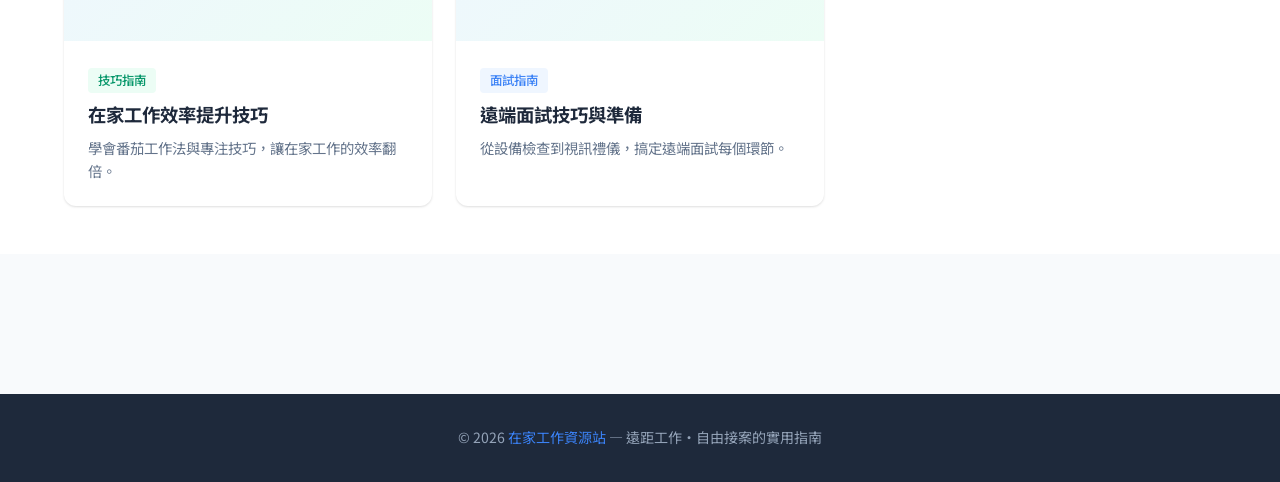
<file: articles/wfh-tools.html>
<!DOCTYPE html>
<html lang="zh-Hant">
<head>
  <meta charset="UTF-8">
  <meta name="viewport" content="width=device-width, initial-scale=1.0">
  <meta name="google-adsense-account" content="ca-pub-4900630860092971">
  <title>WFH必備10大工具推薦 - 在家工作資源站</title>
  <meta name="description" content="精選10款遠距工作者必備工具，涵蓋通訊協作、專案管理、VPN安全與時間追蹤，助你打造高效WFH工作流。">
  <link rel="canonical" href="https://wfh.cubedhub.com/articles/wfh-tools.html">
  <link rel="stylesheet" href="../css/style.css">
    <script async src="https://pagead2.googlesyndication.com/pagead/js/adsbygoogle.js?client=ca-pub-4900630860092971" crossorigin="anonymous"></script>
</head>
<body>

  <!-- Navbar -->
  <nav class="navbar">
    <div class="container">
      <a href="../index.html" class="logo">
        <span class="logo-icon">W</span>
        在家工作資源站
      </a>
      <button class="nav-toggle" aria-label="選單">☰</button>
      <ul class="nav-links">
        <li><a href="../index.html">首頁</a></li>
        <li><a href="wfh-tools.html">工具推薦</a></li>
        <li><a href="productivity.html">技巧指南</a></li>
        <li><a href="../index.html#about">關於</a></li>
      </ul>
    </div>
  </nav>

  <div class="container">
    <div class="article-layout">

      <!-- TOC Sidebar -->
      <aside class="toc-sidebar">
        <h4>文章目錄</h4>
        <nav></nav>
      </aside>

      <!-- Main Content -->
      <main class="article-content">
        <header class="article-header">
          <span class="card-tag">工具推薦</span>
          <h1>WFH必備10大工具推薦</h1>
          <div class="article-meta">
            <span>📅 2026-07-25</span>
            <span>📖 約 8 分鐘閱讀</span>
          </div>
        </header>

        <div class="article-body">

          <p>遠距工作模式下，工具就是你的辦公桌。選對工具不僅能提升生產力，更能減少溝通摩擦與資訊斷層。無論你是剛開始 WFH 的新手，還是經驗豐富的遠端工作者，以下 10 款工具都能幫助你更順暢地工作。</p>

          <!-- Ad -->
          <div class="ad-placeholder" style="min-height:90px;background:#f1f5f9;border:1px dashed #e2e8f0;border-radius:8px;"></div>

          <h2>通訊協作工具</h2>

          <h3>1. Slack — 團隊即時通訊首選</h3>
          <p>Slack 以頻道（Channel）為核心，將不同專案、部門或主題的對話分流管理，避免資訊雜訊。支援與 Trello、Google Drive、GitHub 等工具串接，所有通知與更新集中一處。免費版即可保留最近 90 天的訊息記錄，對多數小型團隊已足夠。</p>

          <div class="tip-box">
            <p><strong>💡 使用技巧：</strong>善用「將訊息儲存」與「稍後閱讀」功能，避免即時回覆的壓力，重要事項不漏接。</p>
          </div>

          <h3>2. Microsoft Teams — 企業級協作平台</h3>
          <p>如果你身處微軟生態系（Office 365、SharePoint），Teams 會是無縫整合的最佳選擇。除了即時訊息與視訊會議，Teams 還整合了行事曆、檔案協作與團隊頻道，適合中大型企業使用。</p>

          <h3>3. Zoom — 高品質視訊會議</h3>
          <p>Zoom 以穩定、低延遲的視訊品質聞名，特別適合一對一面談、團隊晨會或大型線上研討會。Breakout Room（分組討論室）功能讓線上工作坊也能有小組互動。</p>

          <div class="tip-box green">
            <p><strong>📌 注意：</strong>Zoom 免費版限制 40 分鐘多人會議，建議付費 Pro 方案以解除限制。</p>
          </div>

          <h2>專案管理工具</h2>

          <h3>4. Notion — All-in-one 知識庫</h3>
          <p>Notion 結合了筆記、資料庫、Wiki 與專案管理，適合用來建立團隊知識庫、個人工作日記或產品需求文件。其區塊編輯器靈活度極高，你可以自由組合文字、表格、看板、日曆等元件。</p>

          <h3>5. Trello — 直覺的看板管理</h3>
          <p>Trello 以 Kanban 看板為核心，適合個人待辦清單或小型團隊的任務追蹤。卡片可附加檢查清單、截止日期與附件，操作直覺、學習成本極低。</p>

          <h3>6. Asana — 複雜專案的工作流引擎</h3>
          <p>如果你需要管理跨部門、多階段的複雜專案，Asana 提供時間軸、相依任務與自動化規則，能清楚地定義誰在何時該做什麼。適合產品開發、行銷活動等需要細部拆解的場景。</p>

          <h2>VPN 與安全工具</h2>

          <h3>7. NordVPN — 安全連線第一道防線</h3>
          <p>使用公共 Wi-Fi 或連線公司內部系統時，VPN 是保護資料傳輸的基本配備。NordVPN 提供高速、穩定的加密隧道，並有嚴格的無日誌政策，在全球擁有超過 5000 台伺服器。</p>

          <h3>8. 1Password — 密碼管理與共用</h3>
          <p>遠距工作通常涉及十多個 SaaS 工具，1Password 幫你安全儲存所有密碼並支援團隊密碼庫共用，減少「密碼遺失」或「共用帳密」的安全風險。</p>

          <h2>時間管理與生產力</h2>

          <h3>9. Toggl — 時間追蹤與分析</h3>
          <p>Toggl 提供一鍵計時、專案分類與報表匯出功能，幫助你了解時間花在哪裡。如果你是接案工作者，Toggl 也能作為計費時數的依據。</p>

          <h3>10. RescueTime — 自動化生產力監控</h3>
          <p>RescueTime 在背景自動記錄你使用各網站與應用程式的時間，並產出生產力評分報告。適合想客觀了解自己數位習慣、進而改善專注力的使用者。</p>

          <!-- Ad -->
          <div class="ad-placeholder" style="min-height:90px;background:#f1f5f9;border:1px dashed #e2e8f0;border-radius:8px;"></div>

          <h2>總結</h2>
          <p>以上 10 款工具涵蓋了遠距工作最核心的四大面向：通訊、專案管理、安全與時間管理。建議你根據團隊規模與工作性質，挑選 3–5 款核心工具組合使用，而不是一次導入全部。工具終究是輔助，關鍵還是在於團隊的協作默契與個人的自律習慣。</p>

        </div>
      </main>

      <!-- Right Sidebar -->
      <aside class="article-sidebar">
        <div class="ad-placeholder" style="min-height:250px;background:#f1f5f9;border:1px dashed #e2e8f0;border-radius:8px;"></div>
        <div class="ad-placeholder" style="min-height:600px;background:#f1f5f9;border:1px dashed #e2e8f0;border-radius:8px;"></div>
      </aside>

    </div>
  </div>

  <!-- Related Articles -->
  <section class="related-section">
    <div class="container">
      <h2>相關文章推薦</h2>
      <div class="related-grid">
        <article class="card">
          <div class="card-img">⏱️</div>
          <div class="card-body">
            <span class="card-tag green">技巧指南</span>
            <h3 class="card-title"><a href="productivity.html">在家工作效率提升技巧</a></h3>
            <p class="card-text">學會番茄工作法與專注技巧，讓在家工作的效率翻倍。</p>
          </div>
        </article>
        <article class="card">
          <div class="card-img">🎥</div>
          <div class="card-body">
            <span class="card-tag">面試指南</span>
            <h3 class="card-title"><a href="interview-tips.html">遠端面試技巧與準備</a></h3>
            <p class="card-text">從設備檢查到視訊禮儀，搞定遠端面試每個環節。</p>
          </div>
        </article>
      </div>
    </div>
  </section>
  <div class="ad-slot" style="min-height:100px;text-align:center;margin:20px 0;">
    <ins class="adsbygoogle" style="display:block;min-height:100px;" data-ad-client="ca-pub-4900630860092971" data-ad-slot="6428216085" data-ad-format="auto" data-full-width-responsive="true"></ins>
    <script>(adsbygoogle = window.adsbygoogle || []).push({});</script>
  </div>


  <!-- Footer -->
  <footer class="footer">
    <div class="container">
      <p>&copy; 2026 <a href="https://wfh.cubedhub.com/">在家工作資源站</a> — 遠距工作・自由接案的實用指南</p>
    </div>
  </footer>

  <button class="back-to-top" aria-label="回到頂端">↑</button>

  <script src="../js/main.js"></script>
</body>
</html>
</file>
<file: css/style.css>
@import url('https://fonts.googleapis.com/css2?family=Noto+Sans+TC:wght@300;400;500;700;900&display=swap');

:root {
  --blue: #3b82f6;
  --blue-dark: #2563eb;
  --blue-light: #eff6ff;
  --green: #10b981;
  --green-dark: #059669;
  --green-light: #ecfdf5;
  --text: #1e293b;
  --text-light: #64748b;
  --bg: #f8fafc;
  --white: #ffffff;
  --border: #e2e8f0;
  --shadow: 0 1px 3px rgba(0,0,0,.08), 0 1px 2px rgba(0,0,0,.06);
  --shadow-md: 0 4px 6px rgba(0,0,0,.07), 0 2px 4px rgba(0,0,0,.06);
  --radius: 12px;
}

*, *::before, *::after { box-sizing: border-box; margin: 0; padding: 0; }

html { scroll-behavior: smooth; }

body {
  font-family: 'Noto Sans TC', sans-serif;
  color: var(--text);
  background: var(--bg);
  line-height: 1.7;
  -webkit-font-smoothing: antialiased;
}

a { color: var(--blue); text-decoration: none; transition: color .2s; }
a:hover { color: var(--blue-dark); }

img { max-width: 100%; height: auto; }
ul { list-style: none; }

.container { max-width: 1200px; margin: 0 auto; padding: 0 24px; }

/* Navigation */
.navbar {
  background: var(--white);
  border-bottom: 1px solid var(--border);
  position: sticky;
  top: 0;
  z-index: 100;
  box-shadow: var(--shadow);
}

.navbar .container {
  display: flex;
  align-items: center;
  justify-content: space-between;
  height: 64px;
}

.navbar .logo {
  font-size: 1.25rem;
  font-weight: 700;
  display: flex;
  align-items: center;
  gap: 8px;
}

.navbar .logo .logo-icon {
  width: 32px;
  height: 32px;
  background: linear-gradient(135deg, var(--blue), var(--green));
  border-radius: 8px;
  display: flex;
  align-items: center;
  justify-content: center;
  color: #fff;
  font-size: 1rem;
}

.nav-links { display: flex; align-items: center; gap: 8px; }

.nav-links li a {
  padding: 8px 16px;
  border-radius: 8px;
  font-size: .9rem;
  font-weight: 500;
  color: var(--text-light);
  transition: all .2s;
}

.nav-links li a:hover,
.nav-links li a.active {
  color: var(--blue);
  background: var(--blue-light);
}

/* Mobile nav toggle */
.nav-toggle {
  display: none;
  background: none;
  border: none;
  font-size: 1.5rem;
  cursor: pointer;
  color: var(--text);
  padding: 8px;
}

@media (max-width: 768px) {
  .nav-toggle { display: block; }
  .nav-links {
    display: none;
    position: absolute;
    top: 64px;
    left: 0;
    right: 0;
    background: var(--white);
    border-bottom: 1px solid var(--border);
    flex-direction: column;
    padding: 16px;
    gap: 4px;
    box-shadow: var(--shadow-md);
  }
  .nav-links.open { display: flex; }
  .nav-links li a { display: block; padding: 12px 16px; }
}

/* Hero */
.hero {
  background: linear-gradient(135deg, var(--blue-light) 0%, var(--green-light) 100%);
  padding: 80px 0;
  text-align: center;
}

.hero h1 {
  font-size: 2.75rem;
  font-weight: 700;
  margin-bottom: 16px;
  background: linear-gradient(135deg, var(--blue), var(--green));
  -webkit-background-clip: text;
  -webkit-text-fill-color: transparent;
  background-clip: text;
}

.hero p {
  font-size: 1.2rem;
  color: var(--text-light);
  max-width: 600px;
  margin: 0 auto 32px;
}

.hero-badge {
  display: inline-block;
  background: rgba(59,130,246,.1);
  color: var(--blue);
  padding: 6px 16px;
  border-radius: 20px;
  font-size: .85rem;
  font-weight: 500;
  margin-bottom: 24px;
}

/* Section */
.section { padding: 64px 0; }

.section-title {
  font-size: 1.75rem;
  font-weight: 700;
  text-align: center;
  margin-bottom: 12px;
}

.section-subtitle {
  text-align: center;
  color: var(--text-light);
  margin-bottom: 40px;
  font-size: 1.05rem;
}

/* Cards */
.card {
  background: var(--white);
  border-radius: var(--radius);
  box-shadow: var(--shadow);
  overflow: hidden;
  transition: transform .2s, box-shadow .2s;
}

.card:hover {
  transform: translateY(-4px);
  box-shadow: var(--shadow-md);
}

.card-img {
  width: 100%;
  height: 200px;
  object-fit: cover;
  background: linear-gradient(135deg, var(--blue-light), var(--green-light));
  display: flex;
  align-items: center;
  justify-content: center;
  font-size: 3rem;
  color: var(--blue);
}

.card-body { padding: 24px; }

.card-tag {
  display: inline-block;
  padding: 2px 10px;
  border-radius: 4px;
  font-size: .78rem;
  font-weight: 500;
  margin-bottom: 8px;
  background: var(--blue-light);
  color: var(--blue);
}

.card-tag.green { background: var(--green-light); color: var(--green-dark); }

.card-title {
  font-size: 1.15rem;
  font-weight: 700;
  margin-bottom: 8px;
  line-height: 1.5;
}

.card-title a { color: var(--text); }
.card-title a:hover { color: var(--blue); }

.card-text {
  font-size: .9rem;
  color: var(--text-light);
  line-height: 1.6;
}

.card-meta {
  font-size: .82rem;
  color: var(--text-light);
  margin-top: 12px;
  display: flex;
  align-items: center;
  gap: 16px;
}

/* Card grid */
.card-grid {
  display: grid;
  grid-template-columns: repeat(3, 1fr);
  gap: 24px;
}

@media (max-width: 900px) {
  .card-grid { grid-template-columns: repeat(2, 1fr); }
}

@media (max-width: 600px) {
  .card-grid { grid-template-columns: 1fr; }
  .hero h1 { font-size: 2rem; }
  .hero { padding: 48px 0; }
}

/* Tools grid */
.tools-grid {
  display: grid;
  grid-template-columns: repeat(4, 1fr);
  gap: 24px;
}

@media (max-width: 900px) {
  .tools-grid { grid-template-columns: repeat(2, 1fr); }
}

@media (max-width: 600px) {
  .tools-grid { grid-template-columns: 1fr; }
}

.tool-card {
  background: var(--white);
  border-radius: var(--radius);
  box-shadow: var(--shadow);
  padding: 24px;
  text-align: center;
  transition: transform .2s, box-shadow .2s;
}

.tool-card:hover {
  transform: translateY(-4px);
  box-shadow: var(--shadow-md);
}

.tool-icon {
  width: 56px;
  height: 56px;
  border-radius: 14px;
  display: flex;
  align-items: center;
  justify-content: center;
  font-size: 1.5rem;
  margin: 0 auto 16px;
}

.tool-card h4 { font-size: 1rem; margin-bottom: 6px; }
.tool-card p { font-size: .82rem; color: var(--text-light); }

/* Article Layout */
.article-layout {
  display: grid;
  grid-template-columns: 220px 1fr 300px;
  gap: 32px;
  padding: 40px 0;
}

@media (max-width: 1100px) {
  .article-layout { grid-template-columns: 1fr; }
}

/* TOC Sidebar */
.toc-sidebar {
  position: sticky;
  top: 88px;
  max-height: calc(100vh - 112px);
  overflow-y: auto;
}

.toc-sidebar h4 {
  font-size: .85rem;
  text-transform: uppercase;
  letter-spacing: .05em;
  color: var(--text-light);
  margin-bottom: 12px;
}

.toc-sidebar nav a {
  display: block;
  padding: 6px 12px;
  border-radius: 6px;
  font-size: .85rem;
  color: var(--text-light);
  border-left: 3px solid transparent;
  margin-bottom: 2px;
  transition: all .2s;
}

.toc-sidebar nav a:hover,
.toc-sidebar nav a.active {
  color: var(--blue);
  border-left-color: var(--blue);
  background: var(--blue-light);
}

.toc-sidebar nav a.h2 { padding-left: 12px; }
.toc-sidebar nav a.h3 { padding-left: 28px; font-size: .8rem; }

@media (max-width: 1100px) {
  .toc-sidebar {
    display: none;
  }
}

/* Article content */
.article-content {
  min-width: 0;
}

.article-header {
  margin-bottom: 32px;
}

.article-header h1 {
  font-size: 2rem;
  font-weight: 700;
  line-height: 1.4;
  margin-bottom: 12px;
}

.article-meta {
  display: flex;
  align-items: center;
  gap: 16px;
  color: var(--text-light);
  font-size: .88rem;
  flex-wrap: wrap;
}

.article-body h2 {
  font-size: 1.4rem;
  font-weight: 700;
  margin: 40px 0 16px;
  padding-bottom: 8px;
  border-bottom: 2px solid var(--border);
}

.article-body h3 {
  font-size: 1.15rem;
  font-weight: 600;
  margin: 28px 0 12px;
}

.article-body p {
  margin-bottom: 16px;
  color: var(--text);
  line-height: 1.8;
}

.article-body ul,
.article-body ol {
  margin: 0 0 20px 24px;
}

.article-body li {
  margin-bottom: 8px;
  line-height: 1.7;
}

.article-body ul li { list-style: disc; }
.article-body ol li { list-style: decimal; }

.article-body strong {
  font-weight: 600;
}

.article-body .tip-box {
  background: var(--blue-light);
  border-left: 4px solid var(--blue);
  padding: 16px 20px;
  border-radius: 0 8px 8px 0;
  margin: 24px 0;
}

.article-body .tip-box.green {
  background: var(--green-light);
  border-left-color: var(--green);
}

.article-body .tip-box p { margin-bottom: 0; }

/* Ad placeholder */
.ad-placeholder {
  background: var(--white);
  border: 2px dashed var(--border);
  border-radius: var(--radius);
  padding: 40px;
  text-align: center;
  color: var(--text-light);
  font-size: .85rem;
  margin: 32px 0;
}

/* Right sidebar / Article sidebar */
.article-sidebar {
  position: sticky;
  top: 88px;
}

.article-sidebar .ad-placeholder {
  margin: 0 0 24px;
}

@media (max-width: 1100px) {
  .article-sidebar { display: none; }
}

/* Related articles */
.related-section {
  background: var(--white);
  border-top: 1px solid var(--border);
  padding: 48px 0;
}

.related-section h2 {
  font-size: 1.4rem;
  font-weight: 700;
  margin-bottom: 24px;
  text-align: center;
}

.related-grid {
  display: grid;
  grid-template-columns: repeat(3, 1fr);
  gap: 24px;
}

@media (max-width: 768px) {
  .related-grid { grid-template-columns: 1fr; }
}

/* Footer */
.footer {
  background: var(--text);
  color: #94a3b8;
  padding: 32px 0;
  text-align: center;
  font-size: .88rem;
}

.footer a { color: var(--blue); }
.footer a:hover { color: var(--blue-light); }

/* Back to top */
.back-to-top {
  position: fixed;
  bottom: 24px;
  right: 24px;
  width: 44px;
  height: 44px;
  background: var(--blue);
  color: #fff;
  border: none;
  border-radius: 50%;
  cursor: pointer;
  display: flex;
  align-items: center;
  justify-content: center;
  font-size: 1.2rem;
  box-shadow: var(--shadow-md);
  opacity: 0;
  visibility: hidden;
  transition: all .3s;
  z-index: 99;
}

.back-to-top.show {
  opacity: 1;
  visibility: visible;
}

.back-to-top:hover {
  background: var(--blue-dark);
  transform: translateY(-2px);
}
</file>
